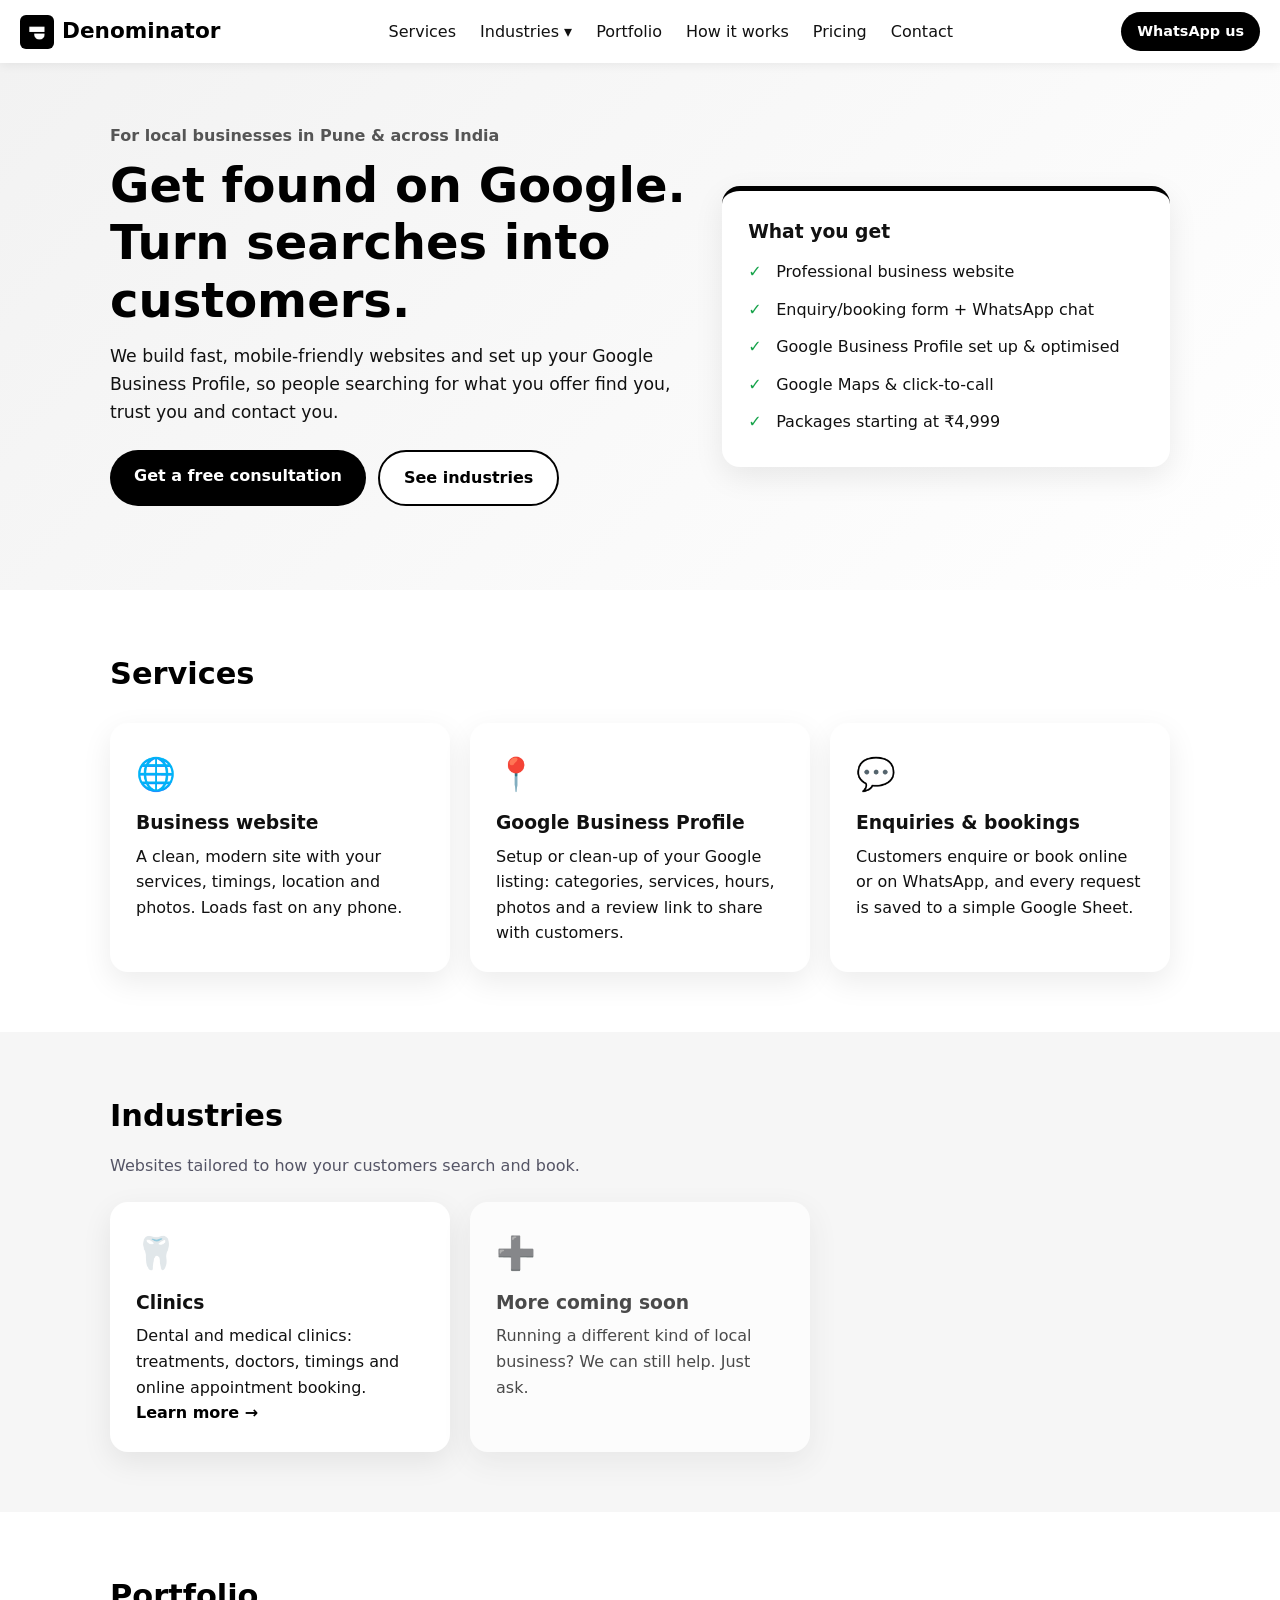
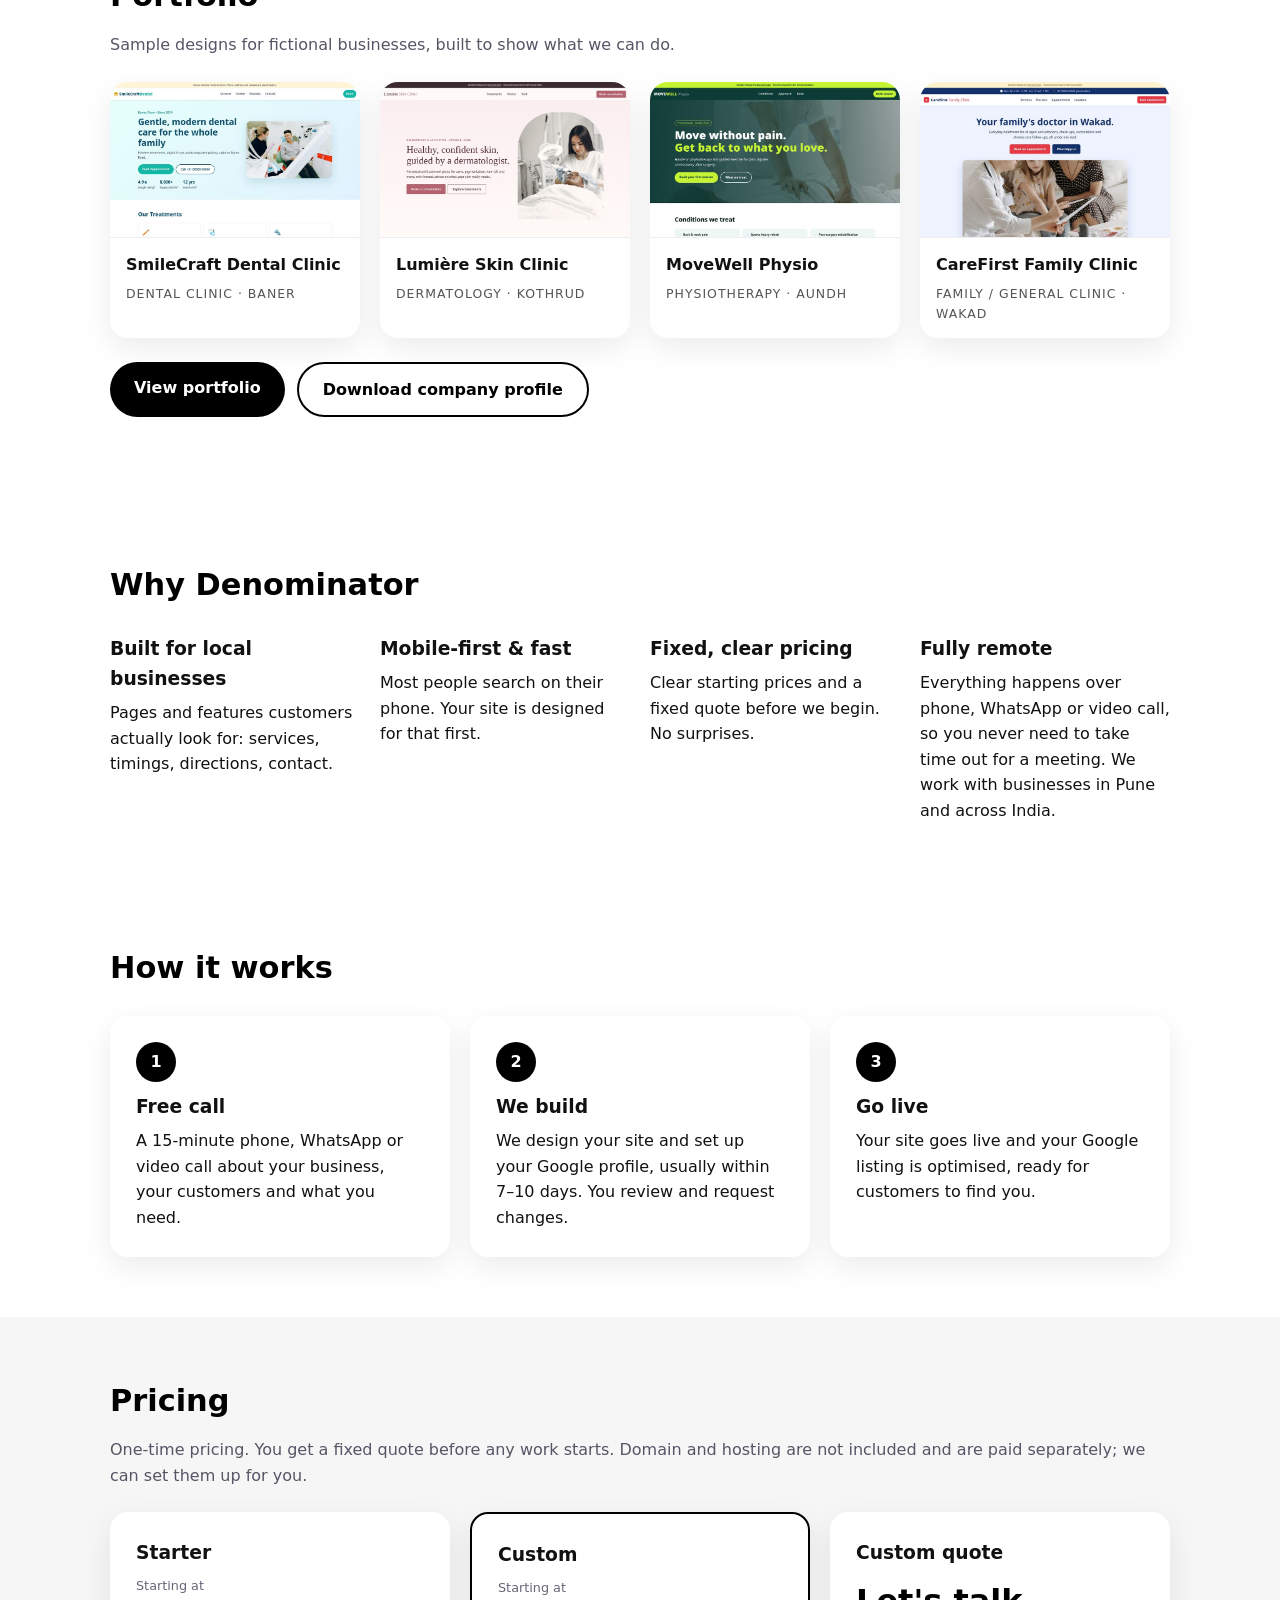
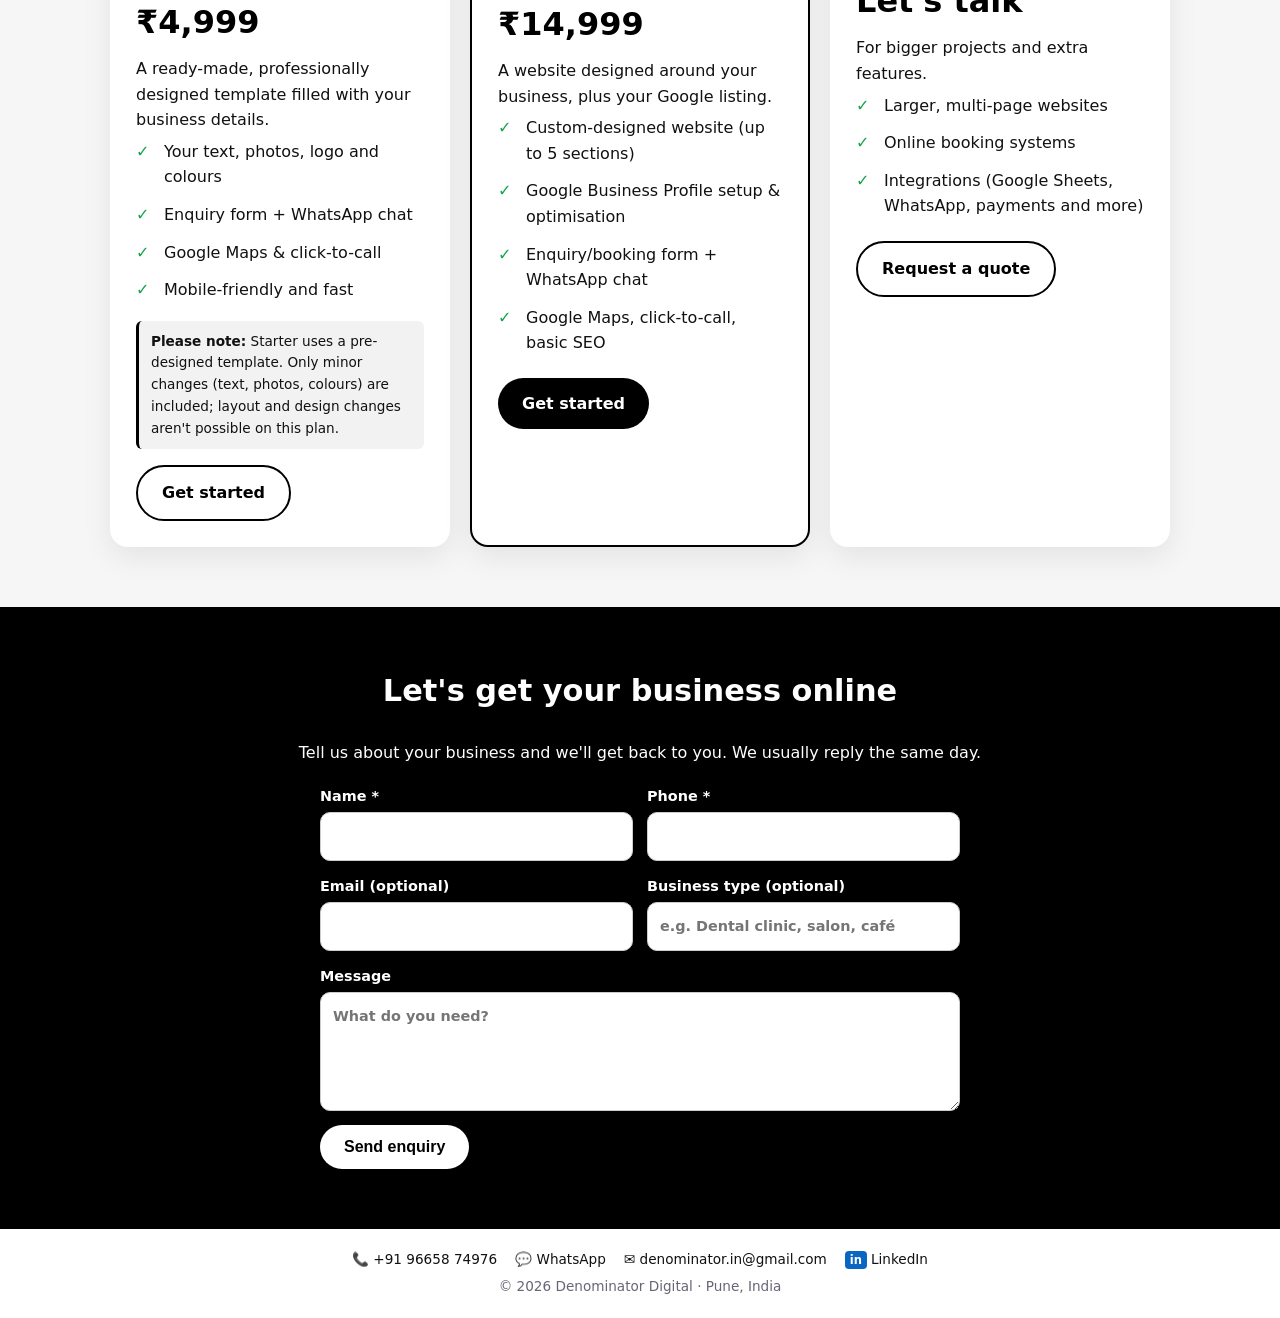
<file: index.html>
<!doctype html><html lang="en"><head><meta charset="utf-8"><meta name="viewport" content="width=device-width,initial-scale=1">
<title>Denominator Digital – Websites & Google Business Profile for Local Businesses</title>
<meta name="description" content="Fast, mobile-friendly websites and Google Business Profile setup for local businesses in Pune and across India. From ₹4,999.">
<link rel="stylesheet" href="style.css"><link rel="icon" type="image/png" href="logo.png"></head><body>
<header class="nav"><a class="logo" href="index.html"><img src="logo.png" alt="Denominator logo" width="34" height="34">Denominator</a><nav><a href="index.html#services">Services</a><div class="dd"><a href="index.html#industries">Industries ▾</a><div class="ddm"><a href="industries/clinics.html">Clinics (dental &amp; medical)</a></div></div><a href="portfolio.html">Portfolio</a><a href="index.html#how">How it works</a><a href="index.html#pricing">Pricing</a><a href="index.html#contact">Contact</a></nav><a class="btn sm" href="https://wa.me/919665874976?text=Hi%20Denominator%2C%20I%27d%20like%20a%20website%20for%20my%20business">WhatsApp us</a></header>
<section class="hero"><div class="wrap"><div><p class="tag">For local businesses in Pune &amp; across India</p>
<h1>Get found on Google. Turn searches into customers.</h1>
<p class="lead">We build fast, mobile-friendly websites and set up your Google Business Profile, so people searching for what you offer find you, trust you and contact you.</p>
<div class="cta"><a class="btn" href="#contact">Get a free consultation</a><a class="btn ghost" href="#industries">See industries</a></div></div>
<div class="card hero-card"><h3>What you get</h3><ul class="ticks"><li>Professional business website</li><li>Enquiry/booking form + WhatsApp chat</li><li>Google Business Profile set up &amp; optimised</li><li>Google Maps &amp; click-to-call</li><li>Packages starting at ₹4,999</li></ul></div></div></section>
<section id="services"><div class="wrap"><h2>Services</h2><div class="grid g3">
<div class="card"><div class="ic">🌐</div><h3>Business website</h3><p>A clean, modern site with your services, timings, location and photos. Loads fast on any phone.</p></div>
<div class="card"><div class="ic">📍</div><h3>Google Business Profile</h3><p>Setup or clean-up of your Google listing: categories, services, hours, photos and a review link to share with customers.</p></div>
<div class="card"><div class="ic">💬</div><h3>Enquiries &amp; bookings</h3><p>Customers enquire or book online or on WhatsApp, and every request is saved to a simple Google Sheet.</p></div>
</div></div></section>
<section id="industries" class="alt"><div class="wrap"><h2>Industries</h2><p class="sub">Websites tailored to how your customers search and book.</p><div class="grid g3">
<!-- INDUSTRY CARDS: add one <a class="card ind"> per industry -->
<a class="card ind" href="industries/clinics.html"><div class="ic">🦷</div><h3>Clinics</h3><p>Dental and medical clinics: treatments, doctors, timings and online appointment booking.</p><span class="more">Learn more →</span></a>
<div class="card ind soon"><div class="ic">➕</div><h3>More coming soon</h3><p>Running a different kind of local business? We can still help. Just ask.</p></div>
</div></div></section>
<section id="portfolio"><div class="wrap"><h2>Portfolio</h2><p class="sub">Sample designs for fictional businesses, built to show what we can do.</p><div class="grid g4"><a class="card pf mini ind" href="portfolio.html"><img src="portfolio/smilecraft.jpg" alt="SmileCraft Dental Clinic preview" loading="lazy" width="800" height="500"><div class="pfb"><h3>SmileCraft Dental Clinic</h3><p class="tagsm">Dental clinic · Baner</p></div></a><a class="card pf mini ind" href="portfolio.html"><img src="portfolio/skin.jpg" alt="Lumière Skin Clinic preview" loading="lazy" width="800" height="500"><div class="pfb"><h3>Lumière Skin Clinic</h3><p class="tagsm">Dermatology · Kothrud</p></div></a><a class="card pf mini ind" href="portfolio.html"><img src="portfolio/physio.jpg" alt="MoveWell Physio preview" loading="lazy" width="800" height="500"><div class="pfb"><h3>MoveWell Physio</h3><p class="tagsm">Physiotherapy · Aundh</p></div></a><a class="card pf mini ind" href="portfolio.html"><img src="portfolio/general.jpg" alt="CareFirst Family Clinic preview" loading="lazy" width="800" height="500"><div class="pfb"><h3>CareFirst Family Clinic</h3><p class="tagsm">Family / general clinic · Wakad</p></div></a></div><div class="cta"><a class="btn" href="portfolio.html">View portfolio</a><a class="btn ghost" href="Denominator-Company-Profile.pdf" download>Download company profile</a></div></div></section>
<section><div class="wrap"><h2>Why Denominator</h2><div class="grid g4">
<div><h3>Built for local businesses</h3><p>Pages and features customers actually look for: services, timings, directions, contact.</p></div>
<div><h3>Mobile-first &amp; fast</h3><p>Most people search on their phone. Your site is designed for that first.</p></div>
<div><h3>Fixed, clear pricing</h3><p>Clear starting prices and a fixed quote before we begin. No surprises.</p></div>
<div><h3>Fully remote</h3><p>Everything happens over phone, WhatsApp or video call, so you never need to take time out for a meeting. We work with businesses in Pune and across India.</p></div>
</div></div></section>
<section id="how"><div class="wrap"><h2>How it works</h2><div class="grid g3 steps">
<div class="card"><b>1</b><h3>Free call</h3><p>A 15-minute phone, WhatsApp or video call about your business, your customers and what you need.</p></div>
<div class="card"><b>2</b><h3>We build</h3><p>We design your site and set up your Google profile, usually within 7–10 days. You review and request changes.</p></div>
<div class="card"><b>3</b><h3>Go live</h3><p>Your site goes live and your Google listing is optimised, ready for customers to find you.</p></div>
</div></div></section>
<section id="pricing" class="alt"><div class="wrap"><h2>Pricing</h2><p class="sub">One-time pricing. You get a fixed quote before any work starts. Domain and hosting are not included and are paid separately; we can set them up for you.</p><div class="grid g3">
<div class="card price"><h3>Starter</h3><p class="amt"><small>Starting at</small> ₹4,999</p><p>A ready-made, professionally designed template filled with your business details.</p><ul class="ticks"><li>Your text, photos, logo and colours</li><li>Enquiry form + WhatsApp chat</li><li>Google Maps &amp; click-to-call</li><li>Mobile-friendly and fast</li></ul><p class="note"><b>Please note:</b> Starter uses a pre-designed template. Only minor changes (text, photos, colours) are included; layout and design changes aren't possible on this plan.</p><a class="btn ghost" href="#contact">Get started</a></div>
<div class="card price feat"><h3>Custom</h3><p class="amt"><small>Starting at</small> ₹14,999</p><p>A website designed around your business, plus your Google listing.</p><ul class="ticks"><li>Custom-designed website (up to 5 sections)</li><li>Google Business Profile setup &amp; optimisation</li><li>Enquiry/booking form + WhatsApp chat</li><li>Google Maps, click-to-call, basic SEO</li></ul><a class="btn" href="#contact">Get started</a></div>
<div class="card price"><h3>Custom quote</h3><p class="amt">Let's talk</p><p>For bigger projects and extra features.</p><ul class="ticks"><li>Larger, multi-page websites</li><li>Online booking systems</li><li>Integrations (Google Sheets, WhatsApp, payments and more)</li></ul><a class="btn ghost" href="#contact">Request a quote</a></div>
</div></div></section>
<section id="contact" class="contact"><div class="wrap"><h2>Let's get your business online</h2><p>Tell us about your business and we'll get back to you. We usually reply the same day.</p>
<form class="cform" action="https://api.web3forms.com/submit" method="POST">
<input type="hidden" name="access_key" value="562970fd-75cb-45e7-9aea-a2154c6b9cba"><input type="hidden" name="subject" value="New enquiry - Denominator website"><input type="hidden" name="from_name" value="Denominator website"><input type="hidden" name="redirect" value="https://denominatorin-cmd.github.io/denominator-site/thanks.html"><input type="checkbox" name="botcheck" style="display:none" tabindex="-1" autocomplete="off">
<input type="hidden" name="Page" value="Homepage">
<div class="frow"><label>Name *<input name="Name" required autocomplete="name"></label><label>Phone *<input name="Phone" type="tel" required autocomplete="tel" pattern="[0-9+ ]{10,15}"></label></div>
<div class="frow"><label>Email (optional)<input name="Email" type="email" autocomplete="email"></label><label>Business type (optional)<input name="Business type" placeholder="e.g. Dental clinic, salon, café"></label></div>
<label>Message<textarea name="Message" rows="4" placeholder="What do you need?"></textarea></label>
<button class="btn" type="submit">Send enquiry</button></form></div></section>
<footer><p class="fc"><a href="tel:+919665874976">📞 +91 96658 74976</a><a href="https://wa.me/919665874976" target="_blank" rel="noopener">💬 WhatsApp</a><a href="mailto:denominator.in@gmail.com">✉️ denominator.in@gmail.com</a><a href="https://www.linkedin.com/company/denominatorindia/" target="_blank" rel="noopener"><b class="li">in</b>LinkedIn</a></p><p>© 2026 Denominator Digital · Pune, India</p></footer></body></html>
</file>
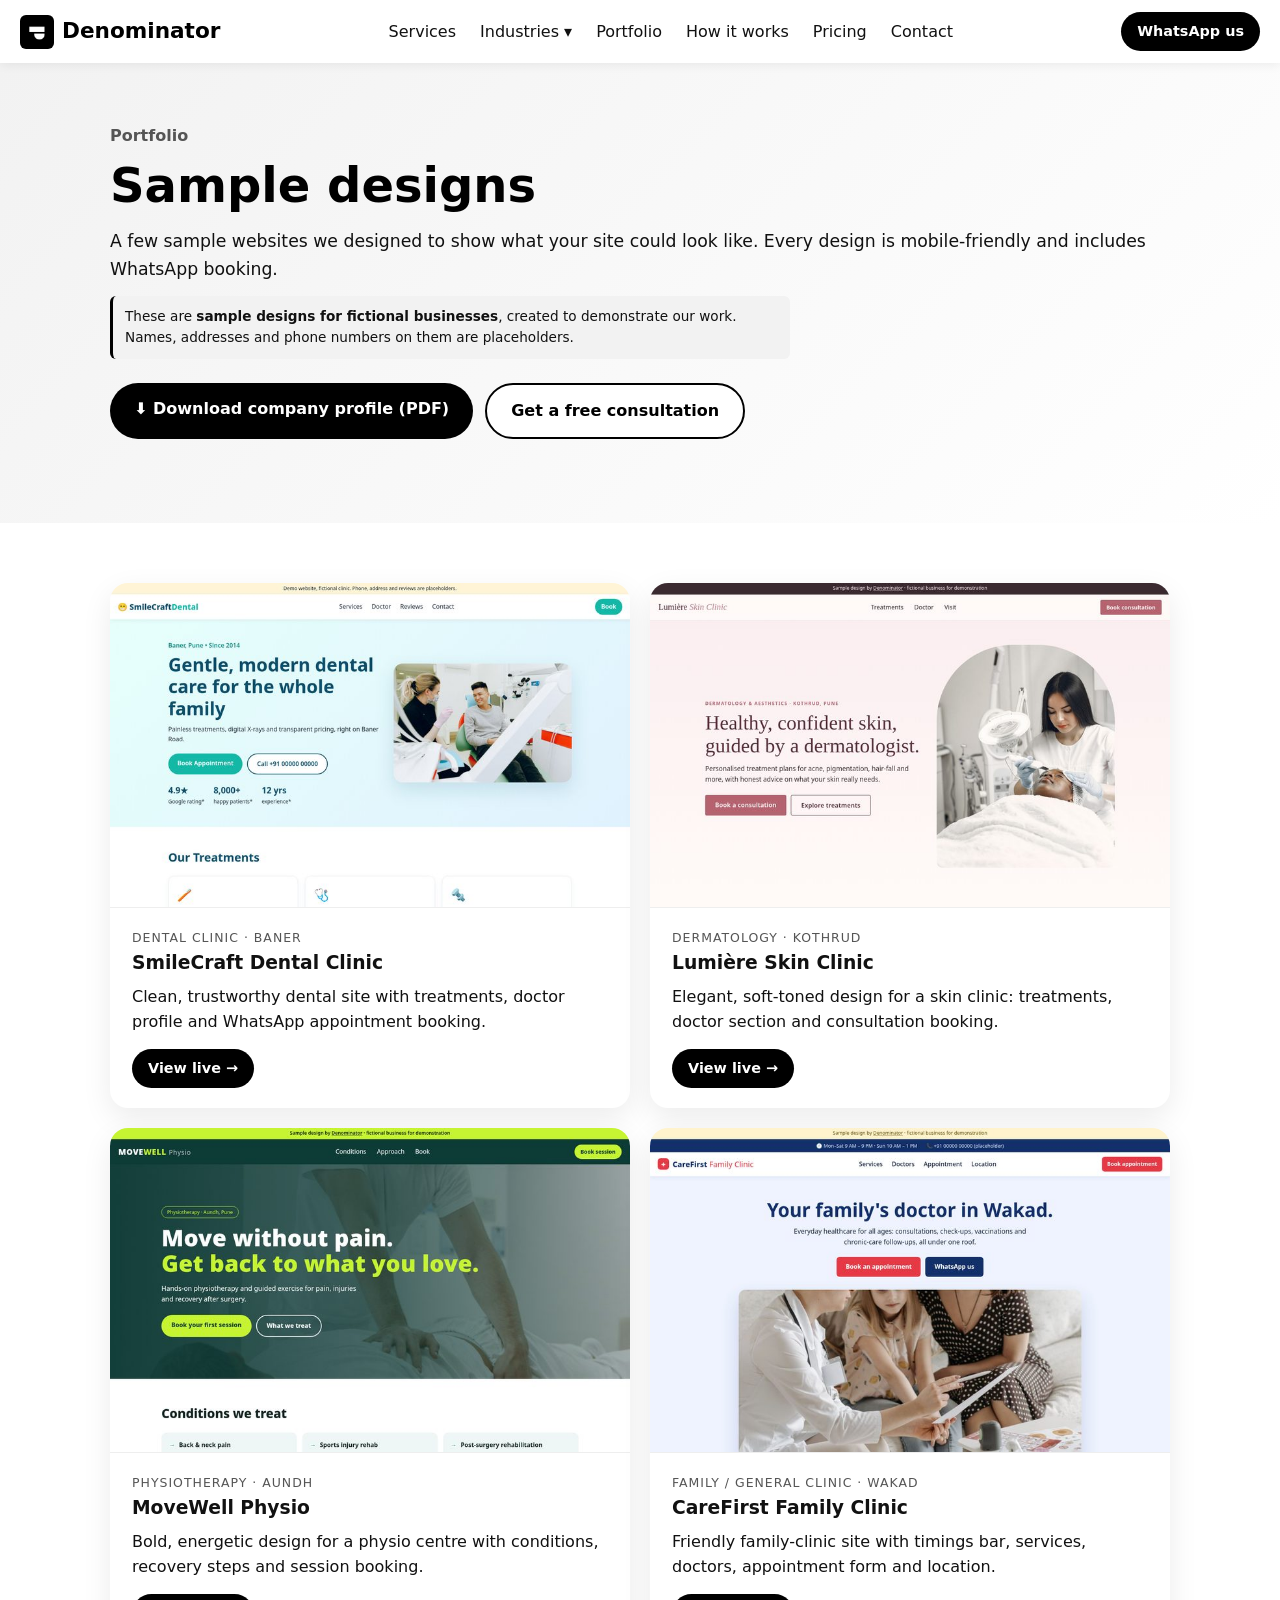
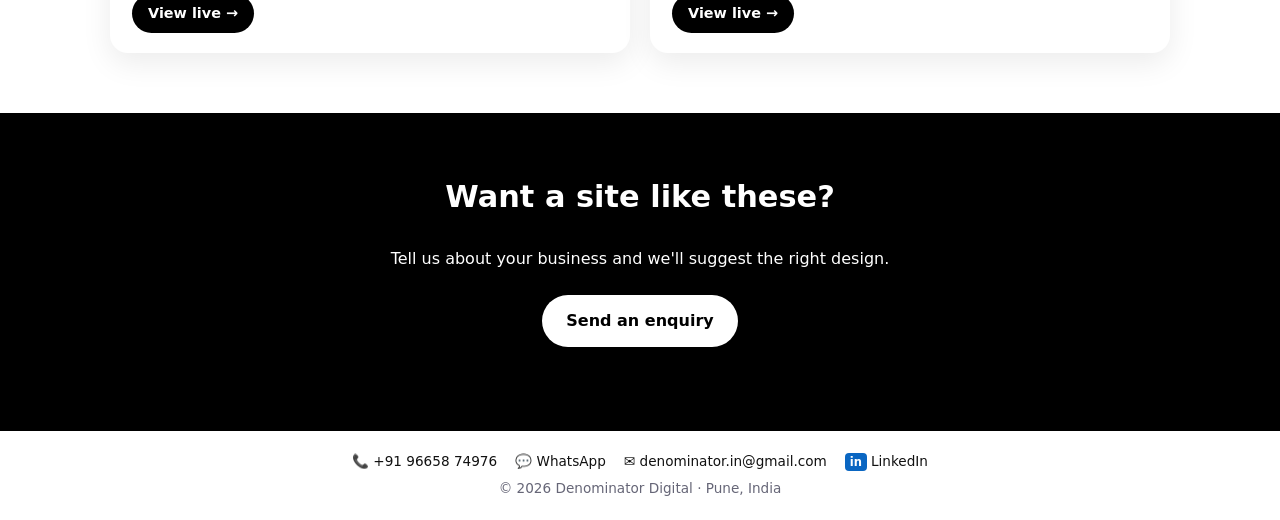
<file: portfolio.html>
<!doctype html><html lang="en"><head><meta charset="utf-8"><meta name="viewport" content="width=device-width,initial-scale=1">
<title>Portfolio – Denominator Digital</title><meta name="description" content="Sample website designs by Denominator for clinics and local businesses.">
<link rel="stylesheet" href="style.css"><link rel="icon" type="image/png" href="logo.png"></head><body>
<header class="nav"><a class="logo" href="index.html"><img src="logo.png" alt="Denominator logo" width="34" height="34">Denominator</a><nav><a href="index.html#services">Services</a><div class="dd"><a href="index.html#industries">Industries ▾</a><div class="ddm"><a href="industries/clinics.html">Clinics (dental &amp; medical)</a></div></div><a href="portfolio.html">Portfolio</a><a href="index.html#how">How it works</a><a href="index.html#pricing">Pricing</a><a href="index.html#contact">Contact</a></nav><a class="btn sm" href="https://wa.me/919665874976?text=Hi%20Denominator%2C%20I%27d%20like%20a%20website%20for%20my%20business">WhatsApp us</a></header>
<section class="hero"><div class="wrap" style="display:block"><p class="tag">Portfolio</p><h1>Sample designs</h1><p class="lead">A few sample websites we designed to show what your site could look like. Every design is mobile-friendly and includes WhatsApp booking.</p><p class="note" style="max-width:680px">These are <b>sample designs for fictional businesses</b>, created to demonstrate our work. Names, addresses and phone numbers on them are placeholders.</p><div class="cta"><a class="btn" href="Denominator-Company-Profile.pdf" download>⬇ Download company profile (PDF)</a><a class="btn ghost" href="index.html#contact">Get a free consultation</a></div></div></section>
<section><div class="wrap"><div class="grid g2"><div class="card pf"><img src="portfolio/smilecraft.jpg" alt="SmileCraft Dental Clinic sample website preview" loading="lazy" width="800" height="500"><div class="pfb"><p class="tagsm">Dental clinic · Baner</p><h3>SmileCraft Dental Clinic</h3><p>Clean, trustworthy dental site with treatments, doctor profile and WhatsApp appointment booking.</p><a class="btn sm" href="https://denominatorin-cmd.github.io/smilecraft-demo/" target="_blank" rel="noopener">View live →</a></div></div><div class="card pf"><img src="portfolio/skin.jpg" alt="Lumière Skin Clinic sample website preview" loading="lazy" width="800" height="500"><div class="pfb"><p class="tagsm">Dermatology · Kothrud</p><h3>Lumière Skin Clinic</h3><p>Elegant, soft-toned design for a skin clinic: treatments, doctor section and consultation booking.</p><a class="btn sm" href="https://denominatorin-cmd.github.io/demo-skin-clinic/" target="_blank" rel="noopener">View live →</a></div></div><div class="card pf"><img src="portfolio/physio.jpg" alt="MoveWell Physio sample website preview" loading="lazy" width="800" height="500"><div class="pfb"><p class="tagsm">Physiotherapy · Aundh</p><h3>MoveWell Physio</h3><p>Bold, energetic design for a physio centre with conditions, recovery steps and session booking.</p><a class="btn sm" href="https://denominatorin-cmd.github.io/demo-physio/" target="_blank" rel="noopener">View live →</a></div></div><div class="card pf"><img src="portfolio/general.jpg" alt="CareFirst Family Clinic sample website preview" loading="lazy" width="800" height="500"><div class="pfb"><p class="tagsm">Family / general clinic · Wakad</p><h3>CareFirst Family Clinic</h3><p>Friendly family-clinic site with timings bar, services, doctors, appointment form and location.</p><a class="btn sm" href="https://denominatorin-cmd.github.io/demo-general-clinic/" target="_blank" rel="noopener">View live →</a></div></div></div></div></section>
<section class="contact"><div class="wrap"><h2>Want a site like these?</h2><p>Tell us about your business and we'll suggest the right design.</p><div class="cta"><a class="btn" href="index.html#contact">Send an enquiry</a></div></div></section>
<footer><p class="fc"><a href="tel:+919665874976">📞 +91 96658 74976</a><a href="https://wa.me/919665874976" target="_blank" rel="noopener">💬 WhatsApp</a><a href="mailto:denominator.in@gmail.com">✉️ denominator.in@gmail.com</a><a href="https://www.linkedin.com/company/denominatorindia/" target="_blank" rel="noopener"><b class="li">in</b>LinkedIn</a></p><p>© 2026 Denominator Digital · Pune, India</p></footer>
</body></html>
</file>
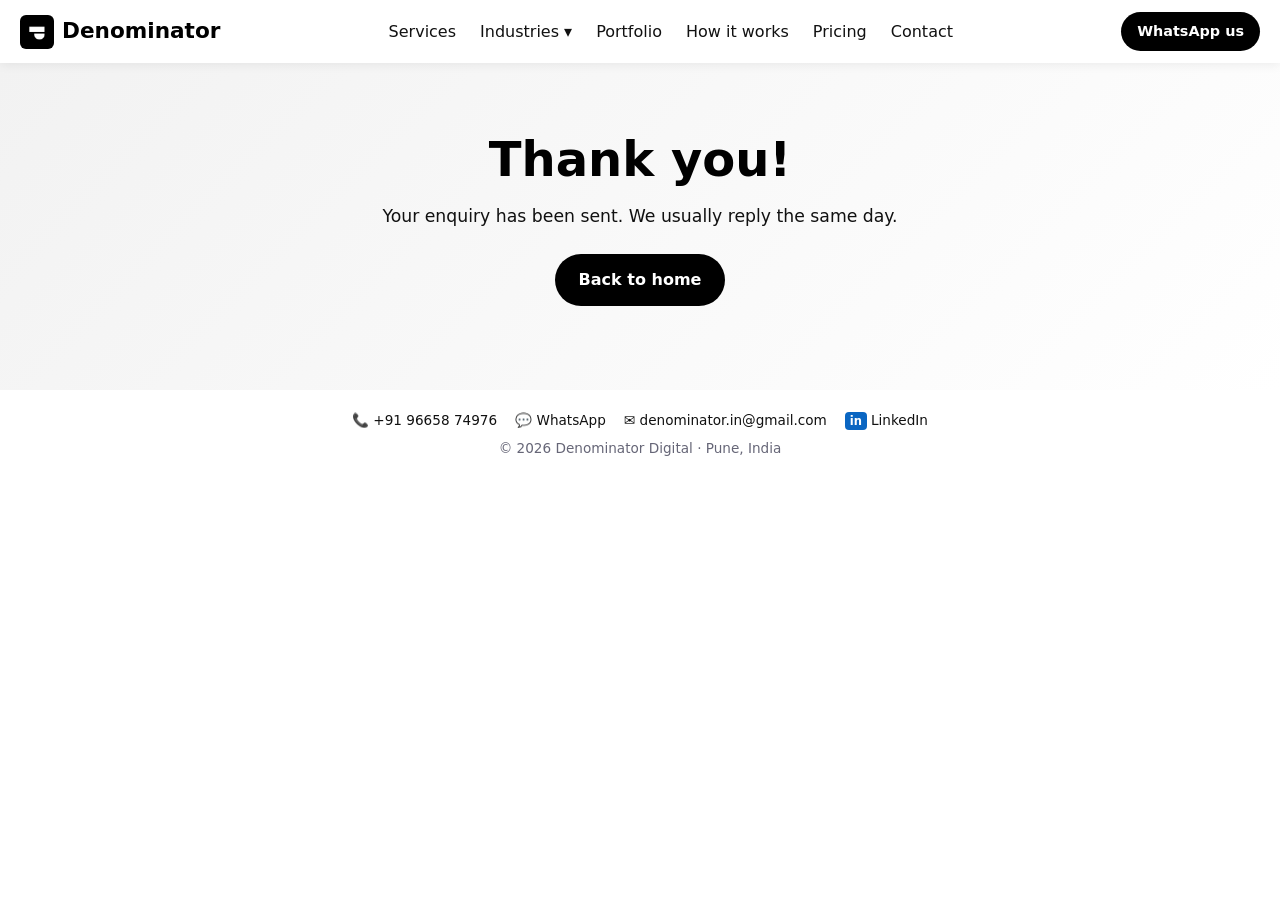
<file: thanks.html>
<!doctype html><html lang="en"><head><meta charset="utf-8"><meta name="viewport" content="width=device-width,initial-scale=1"><title>Thank you – Denominator Digital</title><link rel="stylesheet" href="style.css"><link rel="icon" type="image/png" href="logo.png"></head><body>
<header class="nav"><a class="logo" href="index.html"><img src="logo.png" alt="Denominator logo" width="34" height="34">Denominator</a><nav><a href="index.html#services">Services</a><div class="dd"><a href="index.html#industries">Industries ▾</a><div class="ddm"><a href="industries/clinics.html">Clinics (dental &amp; medical)</a></div></div><a href="portfolio.html">Portfolio</a><a href="index.html#how">How it works</a><a href="index.html#pricing">Pricing</a><a href="index.html#contact">Contact</a></nav><a class="btn sm" href="https://wa.me/919665874976?text=Hi%20Denominator%2C%20I%27d%20like%20a%20website%20for%20my%20business">WhatsApp us</a></header>
<section class="hero"><div class="wrap" style="display:block;text-align:center"><h1>Thank you!</h1><p class="lead">Your enquiry has been sent. We usually reply the same day.</p><div class="cta" style="justify-content:center"><a class="btn" href="index.html">Back to home</a></div></div></section>
<footer><p class="fc"><a href="tel:+919665874976">📞 +91 96658 74976</a><a href="https://wa.me/919665874976" target="_blank" rel="noopener">💬 WhatsApp</a><a href="mailto:denominator.in@gmail.com">✉️ denominator.in@gmail.com</a><a href="https://www.linkedin.com/company/denominatorindia/" target="_blank" rel="noopener"><b class="li">in</b>LinkedIn</a></p><p>© 2026 Denominator Digital · Pune, India</p></footer></body></html>
</file>
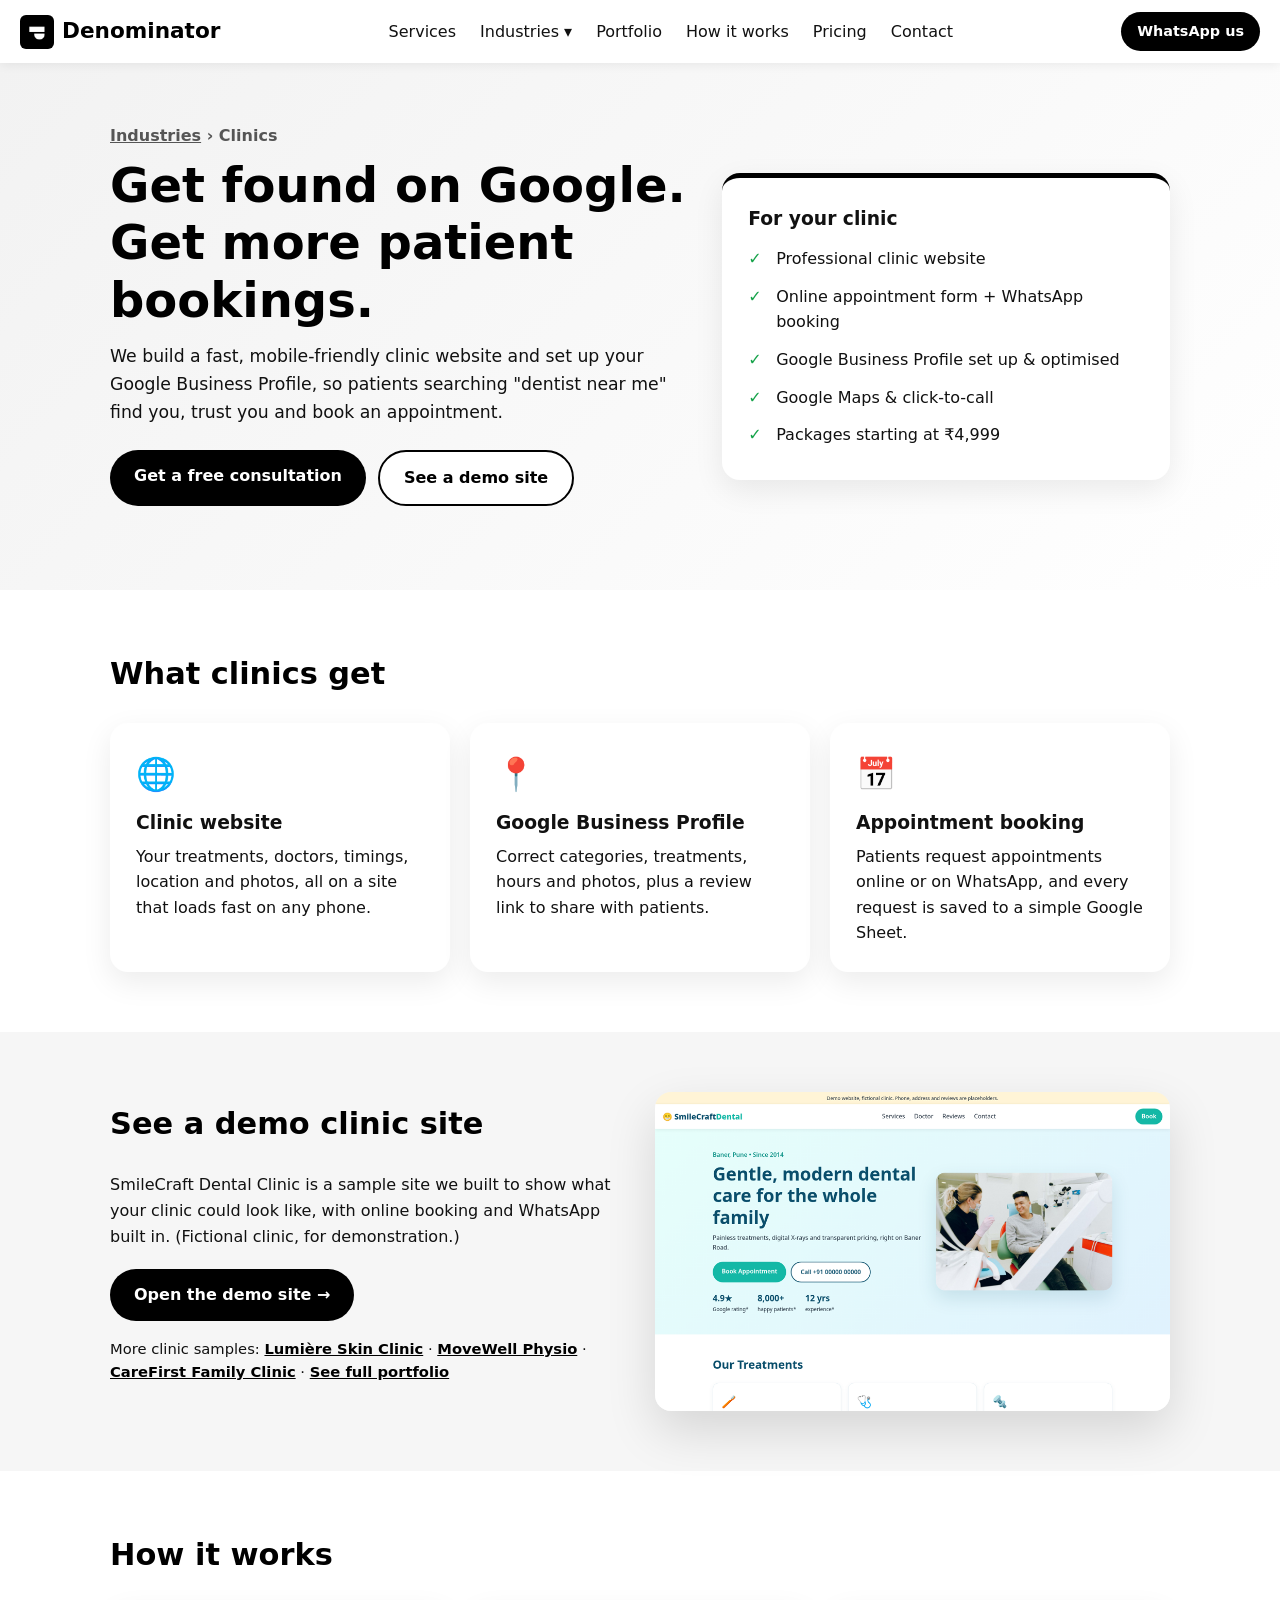
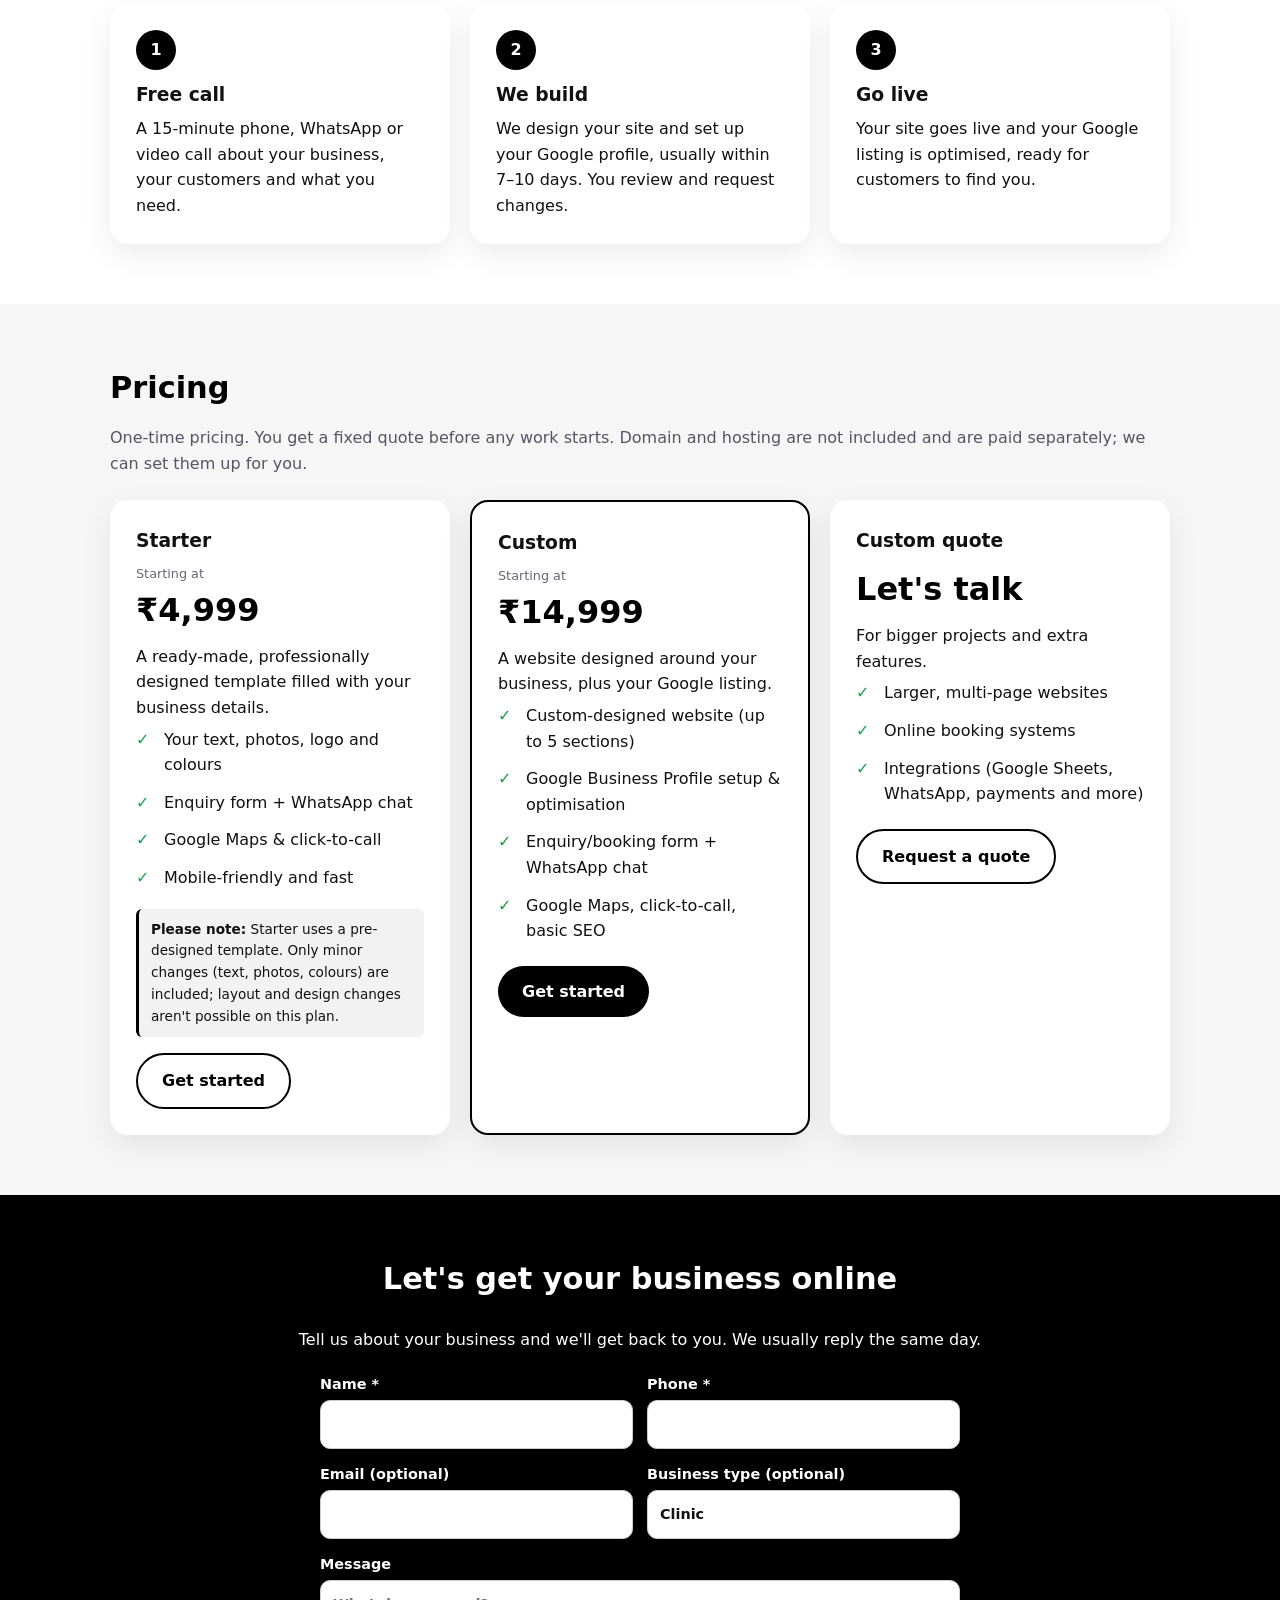
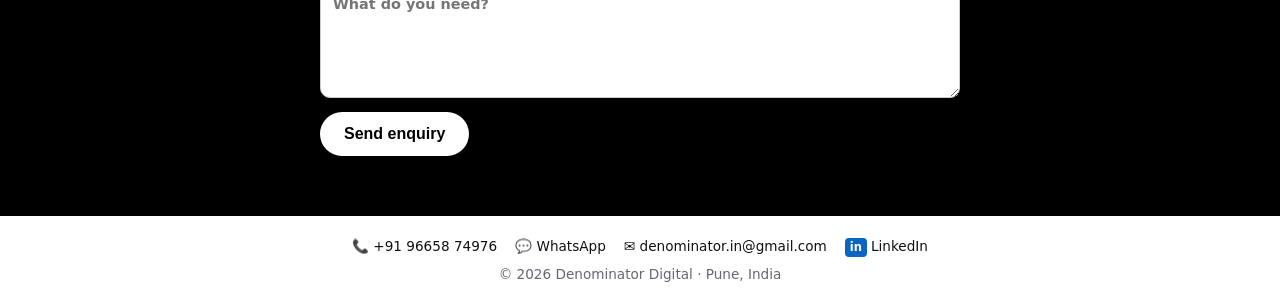
<file: industries/clinics.html>
<!doctype html><html lang="en"><head><meta charset="utf-8"><meta name="viewport" content="width=device-width,initial-scale=1">
<title>Clinic Websites & Google Business Profile in Pune – Denominator Digital</title>
<meta name="description" content="Websites and Google Business Profile setup for dental and medical clinics in Pune. Online appointment booking + WhatsApp. From ₹4,999.">
<link rel="stylesheet" href="../style.css"><link rel="icon" type="image/png" href="../logo.png"></head><body>
<header class="nav"><a class="logo" href="../index.html"><img src="../logo.png" alt="Denominator logo" width="34" height="34">Denominator</a><nav><a href="../index.html#services">Services</a><div class="dd"><a href="../index.html#industries">Industries ▾</a><div class="ddm"><a href="../industries/clinics.html">Clinics (dental &amp; medical)</a></div></div><a href="../portfolio.html">Portfolio</a><a href="../index.html#how">How it works</a><a href="../index.html#pricing">Pricing</a><a href="../index.html#contact">Contact</a></nav><a class="btn sm" href="https://wa.me/919665874976?text=Hi%20Denominator%2C%20I%27d%20like%20a%20website%20for%20my%20business">WhatsApp us</a></header>
<section class="hero"><div class="wrap"><div><p class="tag"><a href="../index.html#industries">Industries</a> › Clinics</p>
<h1>Get found on Google. Get more patient bookings.</h1>
<p class="lead">We build a fast, mobile-friendly clinic website and set up your Google Business Profile, so patients searching "dentist near me" find you, trust you and book an appointment.</p>
<div class="cta"><a class="btn" href="#contact">Get a free consultation</a><a class="btn ghost" href="#demo">See a demo site</a></div></div>
<div class="card hero-card"><h3>For your clinic</h3><ul class="ticks"><li>Professional clinic website</li><li>Online appointment form + WhatsApp booking</li><li>Google Business Profile set up &amp; optimised</li><li>Google Maps &amp; click-to-call</li><li>Packages starting at ₹4,999</li></ul></div></div></section>
<section><div class="wrap"><h2>What clinics get</h2><div class="grid g3">
<div class="card"><div class="ic">🌐</div><h3>Clinic website</h3><p>Your treatments, doctors, timings, location and photos, all on a site that loads fast on any phone.</p></div>
<div class="card"><div class="ic">📍</div><h3>Google Business Profile</h3><p>Correct categories, treatments, hours and photos, plus a review link to share with patients.</p></div>
<div class="card"><div class="ic">📅</div><h3>Appointment booking</h3><p>Patients request appointments online or on WhatsApp, and every request is saved to a simple Google Sheet.</p></div>
</div></div></section>
<section id="demo" class="alt"><div class="wrap demo-box"><div><h2>See a demo clinic site</h2><p>SmileCraft Dental Clinic is a sample site we built to show what your clinic could look like, with online booking and WhatsApp built in. (Fictional clinic, for demonstration.)</p><a class="btn" href="https://denominatorin-cmd.github.io/smilecraft-demo/" target="_blank" rel="noopener">Open the demo site →</a><p class="more-demos">More clinic samples: <a href="https://denominatorin-cmd.github.io/demo-skin-clinic/" target="_blank" rel="noopener">Lumière Skin Clinic</a> · <a href="https://denominatorin-cmd.github.io/demo-physio/" target="_blank" rel="noopener">MoveWell Physio</a> · <a href="https://denominatorin-cmd.github.io/demo-general-clinic/" target="_blank" rel="noopener">CareFirst Family Clinic</a> · <a href="../portfolio.html">See full portfolio</a></p></div><img src="demo.png" alt="SmileCraft demo clinic website preview" loading="lazy"></div></section>
<section id="how"><div class="wrap"><h2>How it works</h2><div class="grid g3 steps">
<div class="card"><b>1</b><h3>Free call</h3><p>A 15-minute phone, WhatsApp or video call about your business, your customers and what you need.</p></div>
<div class="card"><b>2</b><h3>We build</h3><p>We design your site and set up your Google profile, usually within 7–10 days. You review and request changes.</p></div>
<div class="card"><b>3</b><h3>Go live</h3><p>Your site goes live and your Google listing is optimised, ready for customers to find you.</p></div>
</div></div></section>
<section id="pricing" class="alt"><div class="wrap"><h2>Pricing</h2><p class="sub">One-time pricing. You get a fixed quote before any work starts. Domain and hosting are not included and are paid separately; we can set them up for you.</p><div class="grid g3">
<div class="card price"><h3>Starter</h3><p class="amt"><small>Starting at</small> ₹4,999</p><p>A ready-made, professionally designed template filled with your business details.</p><ul class="ticks"><li>Your text, photos, logo and colours</li><li>Enquiry form + WhatsApp chat</li><li>Google Maps &amp; click-to-call</li><li>Mobile-friendly and fast</li></ul><p class="note"><b>Please note:</b> Starter uses a pre-designed template. Only minor changes (text, photos, colours) are included; layout and design changes aren't possible on this plan.</p><a class="btn ghost" href="#contact">Get started</a></div>
<div class="card price feat"><h3>Custom</h3><p class="amt"><small>Starting at</small> ₹14,999</p><p>A website designed around your business, plus your Google listing.</p><ul class="ticks"><li>Custom-designed website (up to 5 sections)</li><li>Google Business Profile setup &amp; optimisation</li><li>Enquiry/booking form + WhatsApp chat</li><li>Google Maps, click-to-call, basic SEO</li></ul><a class="btn" href="#contact">Get started</a></div>
<div class="card price"><h3>Custom quote</h3><p class="amt">Let's talk</p><p>For bigger projects and extra features.</p><ul class="ticks"><li>Larger, multi-page websites</li><li>Online booking systems</li><li>Integrations (Google Sheets, WhatsApp, payments and more)</li></ul><a class="btn ghost" href="#contact">Request a quote</a></div>
</div></div></section>
<section id="contact" class="contact"><div class="wrap"><h2>Let's get your business online</h2><p>Tell us about your business and we'll get back to you. We usually reply the same day.</p>
<form class="cform" action="https://api.web3forms.com/submit" method="POST">
<input type="hidden" name="access_key" value="562970fd-75cb-45e7-9aea-a2154c6b9cba"><input type="hidden" name="subject" value="New enquiry - Denominator website"><input type="hidden" name="from_name" value="Denominator website"><input type="hidden" name="redirect" value="https://denominatorin-cmd.github.io/denominator-site/thanks.html"><input type="checkbox" name="botcheck" style="display:none" tabindex="-1" autocomplete="off">
<input type="hidden" name="Page" value="Clinics page">
<div class="frow"><label>Name *<input name="Name" required autocomplete="name"></label><label>Phone *<input name="Phone" type="tel" required autocomplete="tel" pattern="[0-9+ ]{10,15}"></label></div>
<div class="frow"><label>Email (optional)<input name="Email" type="email" autocomplete="email"></label><label>Business type (optional)<input name="Business type" placeholder="e.g. Dental clinic, salon, café" value="Clinic"></label></div>
<label>Message<textarea name="Message" rows="4" placeholder="What do you need?"></textarea></label>
<button class="btn" type="submit">Send enquiry</button></form></div></section>
<footer><p class="fc"><a href="tel:+919665874976">📞 +91 96658 74976</a><a href="https://wa.me/919665874976" target="_blank" rel="noopener">💬 WhatsApp</a><a href="mailto:denominator.in@gmail.com">✉️ denominator.in@gmail.com</a><a href="https://www.linkedin.com/company/denominatorindia/" target="_blank" rel="noopener"><b class="li">in</b>LinkedIn</a></p><p>© 2026 Denominator Digital · Pune, India</p></footer></body></html>
</file>
<file: style.css>
*{box-sizing:border-box;margin:0}body{font-family:system-ui,-apple-system,Segoe UI,Roboto,sans-serif;color:#111111;line-height:1.6}
.wrap{max-width:1100px;margin:auto;padding:60px 20px}h2{font-size:1.9rem;margin-bottom:24px;color:#000000}h3{margin-bottom:6px;color:#111111}
.nav{position:sticky;top:0;z-index:9;display:flex;align-items:center;justify-content:space-between;padding:12px 20px;background:#fff;box-shadow:0 2px 10px #0001}
.logo{font-weight:800;font-size:1.35rem;color:#000000;text-decoration:none}.logo span{color:#000000}nav{display:none}nav a{margin:0 12px;color:#111111;text-decoration:none}
.btn{display:inline-block;background:#000000;color:#fff;padding:13px 24px;border-radius:30px;font-weight:600;text-decoration:none}.btn.sm{padding:8px 16px;font-size:.9rem}.btn.ghost{background:#fff;color:#000000;border:2px solid #000000}
.hero{background:linear-gradient(135deg,#f2f2f2,#ffffff)}.hero .wrap{display:grid;gap:30px;align-items:center}.hero h1{font-size:2.3rem;line-height:1.2;color:#000000;margin:8px 0 14px}.tag{color:#555555;font-weight:600}.lead{font-size:1.08rem}
.cta{display:flex;flex-wrap:wrap;gap:12px;margin:24px 0}
.card{background:#fff;border-radius:18px;padding:26px;box-shadow:0 10px 30px #00000014}.hero-card{border-top:5px solid #000000}
.ticks{list-style:none;padding:0}.ticks li{padding:6px 0 6px 28px;position:relative}.ticks li:before{content:"✓";position:absolute;left:0;color:#16a34a;font-weight:800}
.grid{display:grid;gap:20px}.ic{font-size:2rem;margin-bottom:8px}.alt{background:#f6f6f6}
.steps b{display:inline-grid;place-items:center;width:40px;height:40px;border-radius:50%;background:#000000;color:#fff;margin-bottom:10px}
.price .amt{font-size:2rem;font-weight:800;color:#000000;margin:8px 0}.price small{font-size:.9rem;color:#667;font-weight:400}.price .btn{margin-top:16px}.feat{border:2px solid #000000}
.demo-box{display:grid;gap:30px;align-items:center}.demo-box img{width:100%;border-radius:16px;box-shadow:0 20px 50px #00000022}.demo-box p{margin-bottom:20px}
.contact{background:#000000;color:#fff;text-align:center}.contact h2{color:#fff}.contact .cta{justify-content:center}
footer{text-align:center;padding:20px;font-size:.85rem;color:#667}
@media(min-width:800px){nav{display:block}.hero .wrap{grid-template-columns:1.3fr 1fr}.hero h1{font-size:3rem}.g2{grid-template-columns:1fr 1fr}.g3{grid-template-columns:repeat(3,1fr)}.g4{grid-template-columns:repeat(4,1fr)}.demo-box{grid-template-columns:1fr 1fr}}
.dd{display:inline-block;position:relative}.ddm{display:none;position:absolute;left:0;top:100%;background:#fff;border-radius:12px;box-shadow:0 10px 30px #0002;padding:8px 0;min-width:230px}.ddm a{display:block;margin:0;padding:8px 16px}.ddm a:hover{background:#f2f2f2}.dd:hover .ddm,.dd:focus-within .ddm{display:block}
.sub{margin:-12px 0 24px;color:#556}.ind{text-decoration:none;color:inherit;transition:transform .15s}a.ind:hover{transform:translateY(-4px)}.ind .more{color:#000000;font-weight:600}.soon{opacity:.75}.tag a{color:inherit}
.li{display:inline-block;background:#0a66c2;color:#fff;border-radius:4px;padding:0 5px;font-size:.85em;margin-right:4px}footer a{color:#000000}
.logo{display:flex;align-items:center;gap:8px}.logo img{width:34px;height:34px;border-radius:6px}.contact .btn{background:#fff;color:#000}.contact .btn.ghost{background:#000;color:#fff;border-color:#fff}.contact .li{background:#0a66c2;color:#fff}
.price .amt small{display:block;font-size:.8rem}.note{font-size:.85rem;background:#f2f2f2;border-left:3px solid #000;padding:10px 12px;margin-top:12px;border-radius:6px}
.cform{max-width:640px;margin:20px auto 0;text-align:left;display:grid;gap:14px}.frow{display:grid;gap:14px}.cform label{display:grid;gap:4px;font-size:.9rem;font-weight:600}.cform input,.cform textarea{font:inherit;padding:12px;border-radius:10px;border:1px solid #ccc;background:#fff;color:#111;width:100%}.cform button{justify-self:start;border:0;cursor:pointer;font-size:1rem}
footer .fc{display:flex;flex-wrap:wrap;justify-content:center;gap:8px 18px;margin-bottom:6px}footer .fc a{color:#111;text-decoration:none}
@media(min-width:700px){.frow{grid-template-columns:1fr 1fr}}
.pf{padding:0;overflow:hidden;display:flex;flex-direction:column}.pf img{width:100%;height:auto;aspect-ratio:8/5;object-fit:cover;border-bottom:1px solid #eee}.pfb{padding:20px 22px}.pfb p{margin:6px 0 14px}.tagsm{font-size:.78rem;text-transform:uppercase;letter-spacing:.08em;color:#555;margin:0!important}.pf.mini .pfb{padding:14px 16px}.pf.mini h3{font-size:1rem}
.more-demos{margin-top:16px;font-size:.92rem}.more-demos a{color:#000;font-weight:600}
</file>
